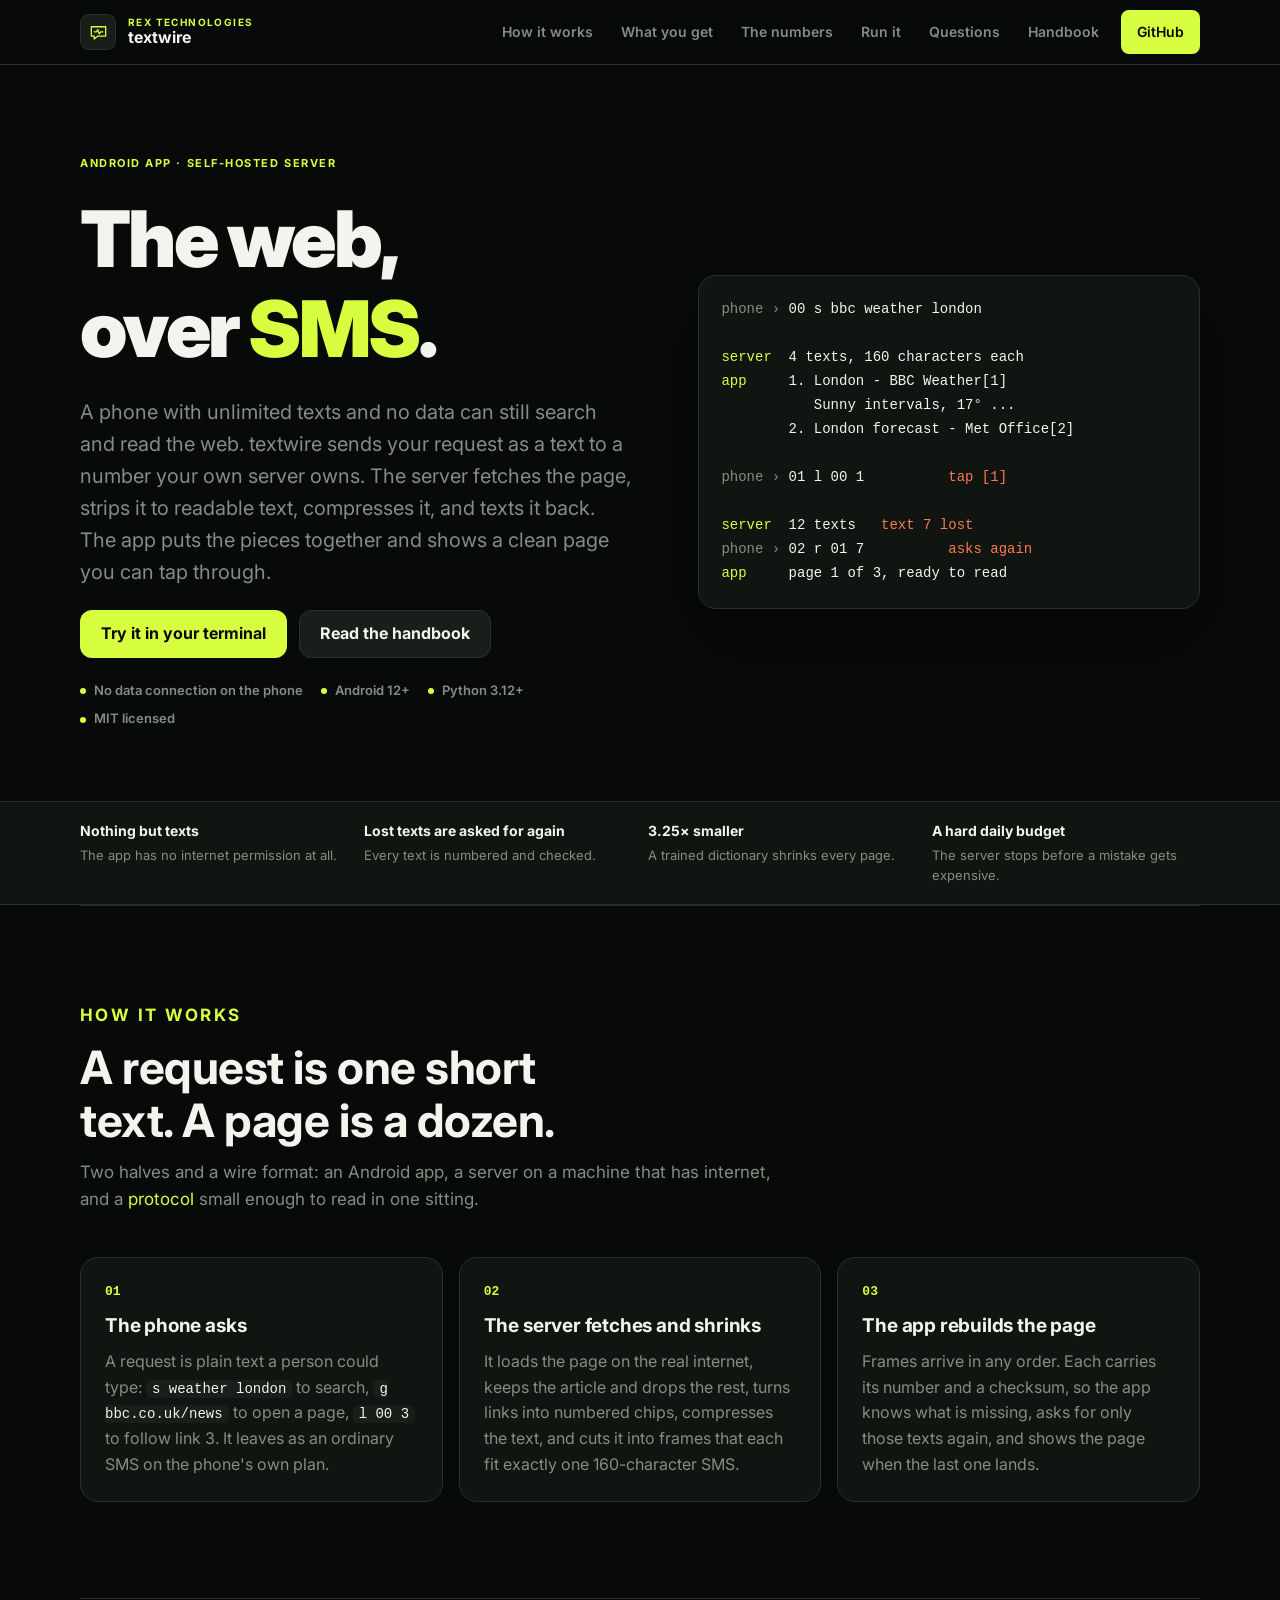
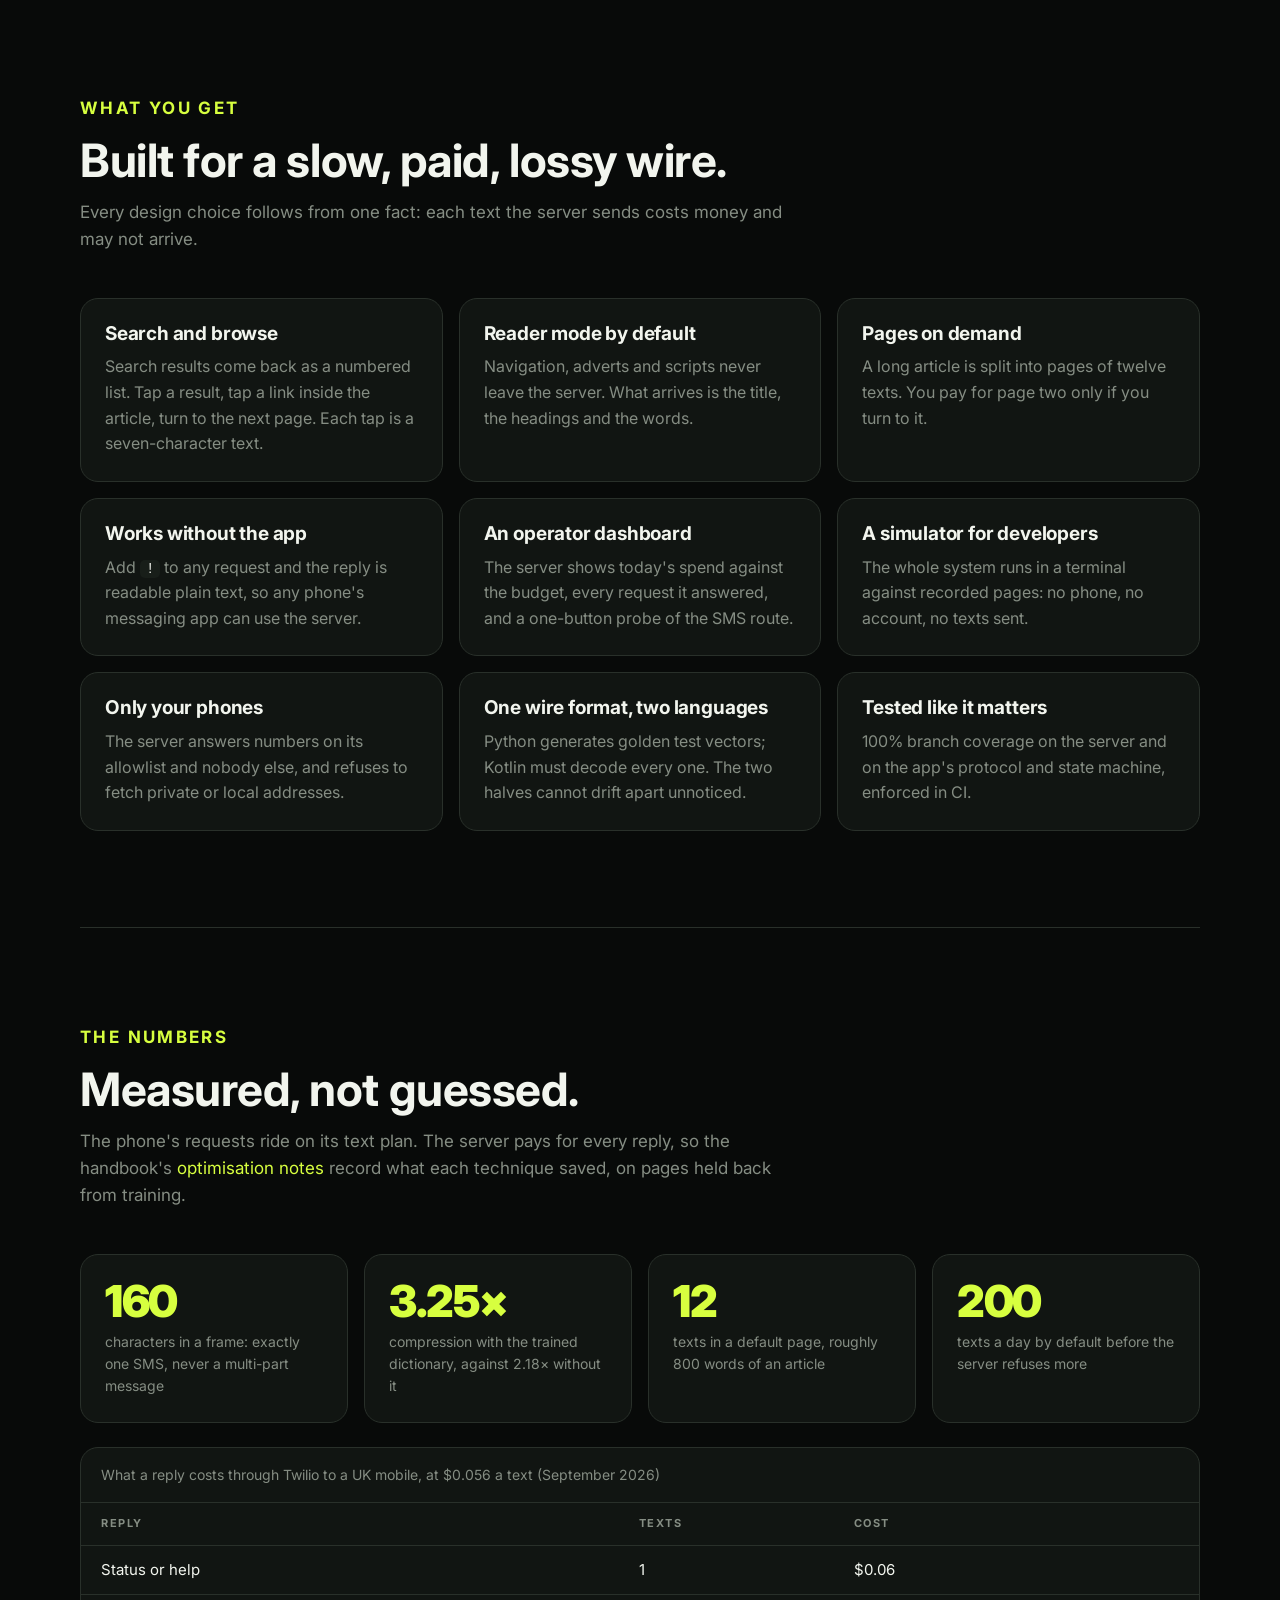
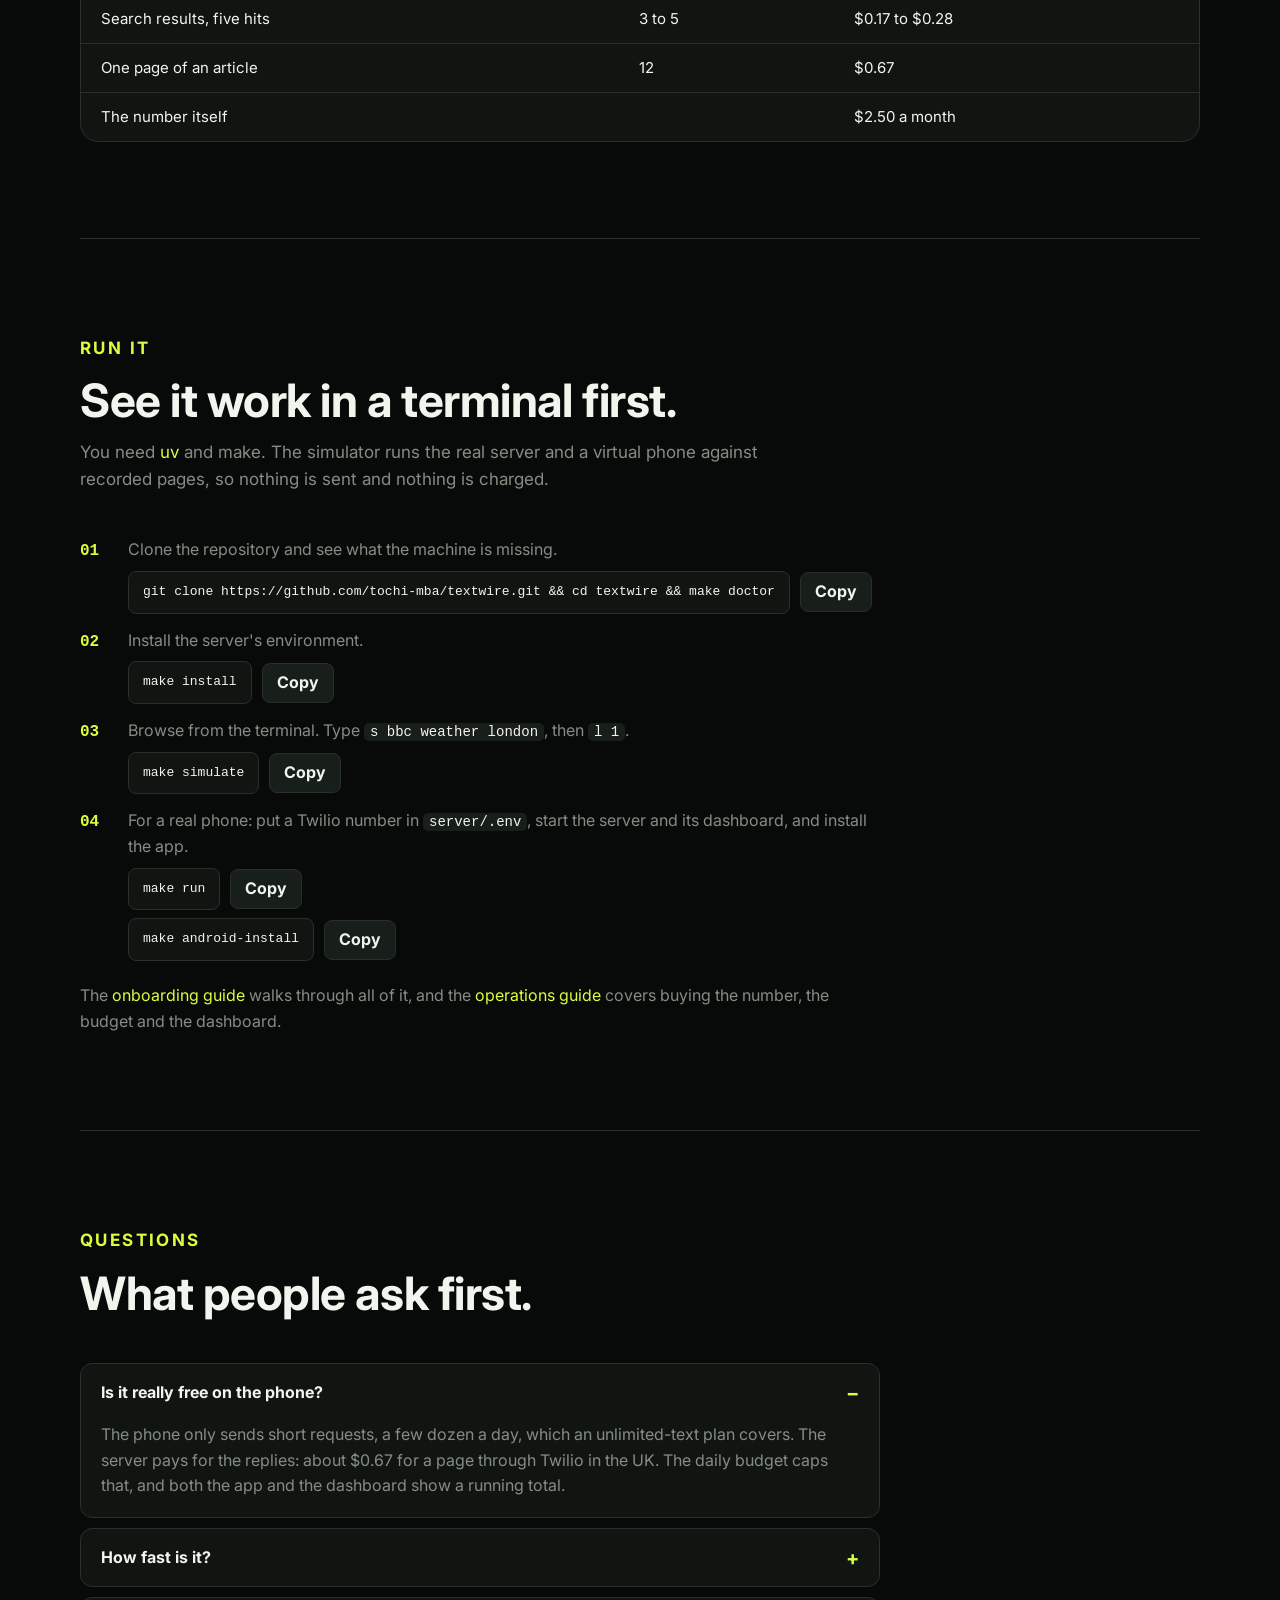
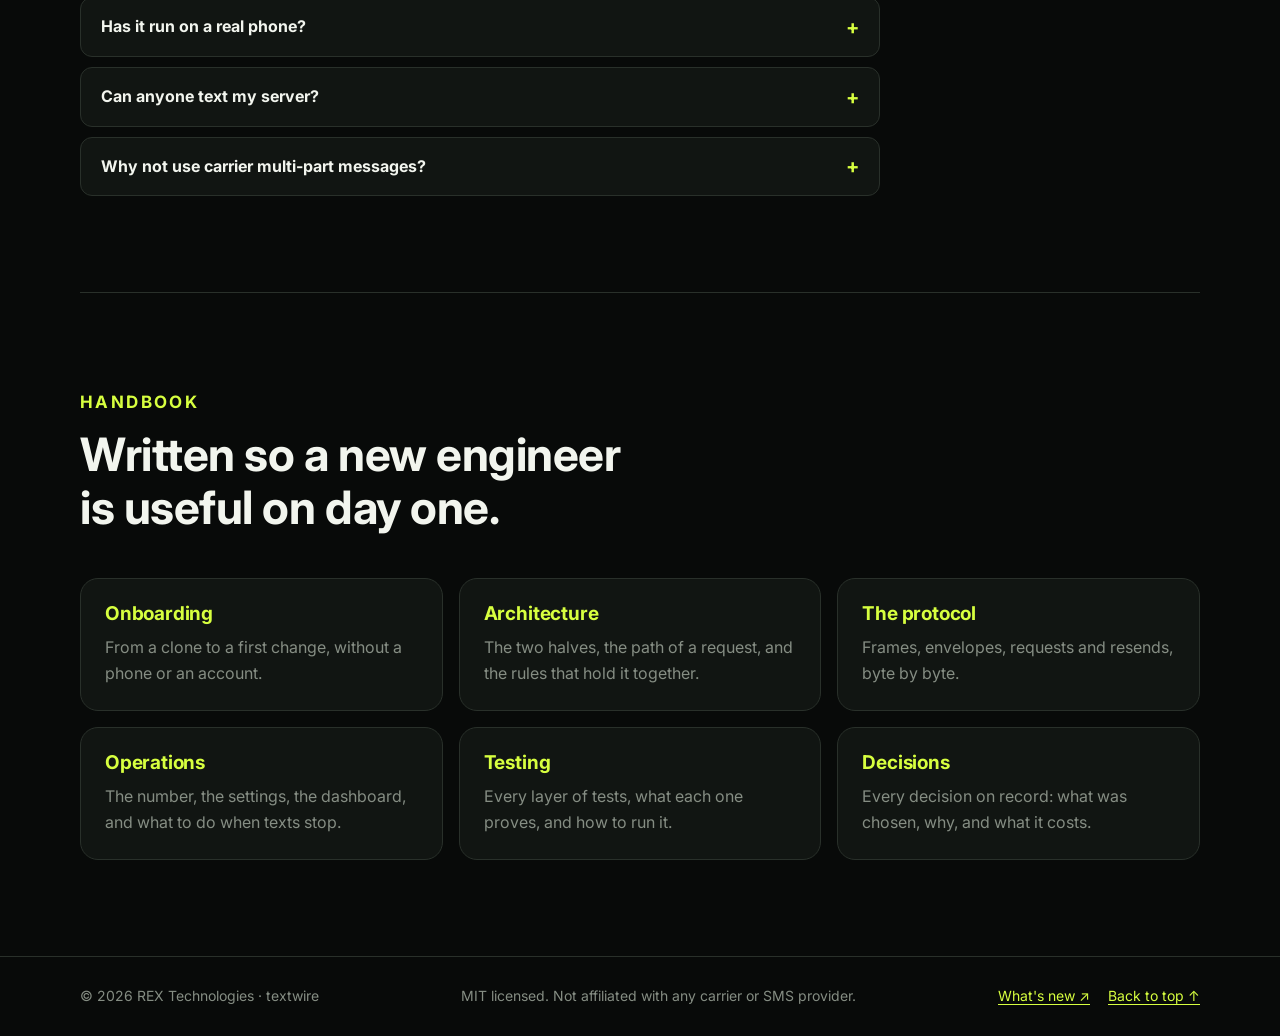
<file: site/index.html>
<!doctype html>
<html lang="en" class="no-js">
<head>
<meta charset="utf-8">
<meta name="viewport" content="width=device-width,initial-scale=1">
<meta name="description" content="textwire lets an Android phone with no data connection search and read the web over plain SMS. A server you run fetches the page, shrinks it, and texts it back. A REX Technologies product.">
<meta name="robots" content="index,follow">
<meta name="color-scheme" content="dark">
<meta name="theme-color" content="#080A09">
<meta property="og:title" content="textwire - the web over SMS - REX Technologies">
<meta property="og:description" content="Search and read the web from a phone with unlimited texts and no data. Requests leave as SMS; pages come back as SMS.">
<meta property="og:type" content="website">
<meta property="og:url" content="https://tochi-mba.github.io/textwire/">
<meta name="twitter:card" content="summary">
<link rel="canonical" href="https://tochi-mba.github.io/textwire/">
<link rel="icon" href="favicon.svg" type="image/svg+xml">
<link rel="preconnect" href="https://fonts.googleapis.com">
<link rel="preconnect" href="https://fonts.gstatic.com" crossorigin>
<link href="https://fonts.googleapis.com/css2?family=Inter:wght@400;600;700;900&display=swap" rel="stylesheet">
<link rel="stylesheet" href="styles.css">
<script>document.documentElement.classList.replace("no-js","js");</script>
<noscript><style>@media(max-width:760px){.site-nav{display:flex!important;position:static!important;flex-direction:column}.menu-button{display:none!important}}</style></noscript>
<title>textwire - the web over SMS - REX Technologies</title>
</head>
<body>
<a class="skip-link" href="#main">Skip to content</a>
<div class="ambient ambient-one" aria-hidden="true"></div>
<div class="ambient ambient-two" aria-hidden="true"></div>

<header class="site-header">
  <div class="container nav-wrap">
    <a class="brand" href="#top" aria-label="textwire, by REX Technologies">
      <span class="brand-mark" aria-hidden="true"><svg viewBox="0 0 32 32"><path d="M6 8h20v13H15l-5 4v-4H6z"/><path d="M10 15h3l2-3 2 6 2-3h3"/></svg></span>
      <span class="brand-lockup"><span class="brand-company">REX Technologies</span><span class="brand-name">textwire</span></span>
    </a>
    <button class="menu-button" type="button" aria-expanded="false" aria-controls="site-nav"><span class="sr-only">Toggle navigation</span><span></span><span></span></button>
    <nav id="site-nav" class="site-nav" aria-label="Primary navigation">
      <a href="#how">How it works</a>
      <a href="#features">What you get</a>
      <a href="#numbers">The numbers</a>
      <a href="#install">Run it</a>
      <a href="#faq">Questions</a>
      <a href="handbook/">Handbook</a>
      <a class="nav-github" href="https://github.com/tochi-mba/textwire">GitHub</a>
    </nav>
  </div>
</header>

<main id="main">
  <section class="hero container" id="top">
    <div class="hero-copy">
      <p class="eyebrow signal">Android app · self-hosted server</p>
      <h1>The web, over <span>SMS</span>.</h1>
      <p class="hero-lede">
        A phone with unlimited texts and no data can still search and read the web. textwire
        sends your request as a text to a number your own server owns. The server fetches the
        page, strips it to readable text, compresses it, and texts it back. The app puts the
        pieces together and shows a clean page you can tap through.
      </p>
      <div class="hero-actions">
        <a class="button button-primary" href="#install">Try it in your terminal</a>
        <a class="button button-secondary" href="handbook/">Read the handbook</a>
      </div>
      <div class="hero-meta">
        <span>No data connection on the phone</span>
        <span>Android 12+</span>
        <span>Python 3.12+</span>
        <span>MIT licensed</span>
      </div>
    </div>
    <pre class="console" aria-label="A search and a page, as the texts that carry them"><code><span class="you">phone ›</span> 00 s bbc weather london

<span class="k">server</span>  4 texts, 160 characters each
<span class="k">app</span>     1. London - BBC Weather[1]
           Sunny intervals, 17° ...
        2. London forecast - Met Office[2]

<span class="you">phone ›</span> 01 l 00 1          <span class="s">tap [1]</span>

<span class="k">server</span>  12 texts   <span class="s">text 7 lost</span>
<span class="you">phone ›</span> 02 r 01 7          <span class="s">asks again</span>
<span class="k">app</span>     page 1 of 3, ready to read</code></pre>
  </section>

  <section class="trust-strip">
    <div class="container trust-grid">
      <div><strong>Nothing but texts</strong><span>The app has no internet permission at all.</span></div>
      <div><strong>Lost texts are asked for again</strong><span>Every text is numbered and checked.</span></div>
      <div><strong>3.25× smaller</strong><span>A trained dictionary shrinks every page.</span></div>
      <div><strong>A hard daily budget</strong><span>The server stops before a mistake gets expensive.</span></div>
    </div>
  </section>

  <section class="section container" id="how">
    <div class="section-heading">
      <p class="eyebrow signal">How it works</p>
      <h2>A request is one short text. A page is a dozen.</h2>
      <p>Two halves and a wire format: an Android app, a server on a machine that has internet, and a <a href="handbook/protocol/PROTOCOL/">protocol</a> small enough to read in one sitting.</p>
    </div>
    <div class="steps">
      <div class="step">
        <span class="step-number">01</span>
        <h3>The phone asks</h3>
        <p>A request is plain text a person could type: <code>s weather london</code> to search, <code>g bbc.co.uk/news</code> to open a page, <code>l 00 3</code> to follow link 3. It leaves as an ordinary SMS on the phone's own plan.</p>
      </div>
      <div class="step">
        <span class="step-number">02</span>
        <h3>The server fetches and shrinks</h3>
        <p>It loads the page on the real internet, keeps the article and drops the rest, turns links into numbered chips, compresses the text, and cuts it into frames that each fit exactly one 160-character SMS.</p>
      </div>
      <div class="step">
        <span class="step-number">03</span>
        <h3>The app rebuilds the page</h3>
        <p>Frames arrive in any order. Each carries its number and a checksum, so the app knows what is missing, asks for only those texts again, and shows the page when the last one lands.</p>
      </div>
    </div>
  </section>

  <section class="section container" id="features">
    <div class="section-heading">
      <p class="eyebrow signal">What you get</p>
      <h2>Built for a slow, paid, lossy wire.</h2>
      <p>Every design choice follows from one fact: each text the server sends costs money and may not arrive.</p>
    </div>
    <div class="feature-grid">
      <div class="feature-card"><h3>Search and browse</h3><p>Search results come back as a numbered list. Tap a result, tap a link inside the article, turn to the next page. Each tap is a seven-character text.</p></div>
      <div class="feature-card"><h3>Reader mode by default</h3><p>Navigation, adverts and scripts never leave the server. What arrives is the title, the headings and the words.</p></div>
      <div class="feature-card"><h3>Pages on demand</h3><p>A long article is split into pages of twelve texts. You pay for page two only if you turn to it.</p></div>
      <div class="feature-card"><h3>Works without the app</h3><p>Add <code>!</code> to any request and the reply is readable plain text, so any phone's messaging app can use the server.</p></div>
      <div class="feature-card"><h3>An operator dashboard</h3><p>The server shows today's spend against the budget, every request it answered, and a one-button probe of the SMS route.</p></div>
      <div class="feature-card"><h3>A simulator for developers</h3><p>The whole system runs in a terminal against recorded pages: no phone, no account, no texts sent.</p></div>
      <div class="feature-card"><h3>Only your phones</h3><p>The server answers numbers on its allowlist and nobody else, and refuses to fetch private or local addresses.</p></div>
      <div class="feature-card"><h3>One wire format, two languages</h3><p>Python generates golden test vectors; Kotlin must decode every one. The two halves cannot drift apart unnoticed.</p></div>
      <div class="feature-card"><h3>Tested like it matters</h3><p>100% branch coverage on the server and on the app's protocol and state machine, enforced in CI.</p></div>
    </div>
  </section>

  <section class="section container" id="numbers">
    <div class="section-heading">
      <p class="eyebrow signal">The numbers</p>
      <h2>Measured, not guessed.</h2>
      <p>The phone's requests ride on its text plan. The server pays for every reply, so the handbook's <a href="handbook/docs/OPTIMISATION/">optimisation notes</a> record what each technique saved, on pages held back from training.</p>
    </div>
    <div class="stat-grid">
      <div class="stat"><span class="stat-value">160</span><span class="stat-label">characters in a frame: exactly one SMS, never a multi-part message</span></div>
      <div class="stat"><span class="stat-value">3.25×</span><span class="stat-label">compression with the trained dictionary, against 2.18× without it</span></div>
      <div class="stat"><span class="stat-value">12</span><span class="stat-label">texts in a default page, roughly 800 words of an article</span></div>
      <div class="stat"><span class="stat-value">200</span><span class="stat-label">texts a day by default before the server refuses more</span></div>
    </div>
    <div class="table-wrap">
      <table>
        <caption>What a reply costs through Twilio to a UK mobile, at $0.056 a text (September 2026)</caption>
        <thead><tr><th scope="col">Reply</th><th scope="col">Texts</th><th scope="col">Cost</th></tr></thead>
        <tbody>
          <tr><td>Status or help</td><td>1</td><td>$0.06</td></tr>
          <tr><td>Search results, five hits</td><td>3 to 5</td><td>$0.17 to $0.28</td></tr>
          <tr><td>One page of an article</td><td>12</td><td>$0.67</td></tr>
          <tr><td>The number itself</td><td></td><td>$2.50 a month</td></tr>
        </tbody>
      </table>
    </div>
  </section>

  <section class="section container" id="install">
    <div class="section-heading">
      <p class="eyebrow signal">Run it</p>
      <h2>See it work in a terminal first.</h2>
      <p>You need <a href="https://docs.astral.sh/uv/">uv</a> and make. The simulator runs the real server and a virtual phone against recorded pages, so nothing is sent and nothing is charged.</p>
    </div>
    <ol class="install-steps">
      <li>Clone the repository and see what the machine is missing.
        <div class="command-row"><code>git clone https://github.com/tochi-mba/textwire.git &amp;&amp; cd textwire &amp;&amp; make doctor</code><button class="copy-button" type="button" data-copy="git clone https://github.com/tochi-mba/textwire.git && cd textwire && make doctor">Copy</button></div>
      </li>
      <li>Install the server's environment.
        <div class="command-row"><code>make install</code><button class="copy-button" type="button" data-copy="make install">Copy</button></div>
      </li>
      <li>Browse from the terminal. Type <code>s bbc weather london</code>, then <code>l 1</code>.
        <div class="command-row"><code>make simulate</code><button class="copy-button" type="button" data-copy="make simulate">Copy</button></div>
      </li>
      <li>For a real phone: put a Twilio number in <code>server/.env</code>, start the server and its dashboard, and install the app.
        <div class="command-row"><code>make run</code><button class="copy-button" type="button" data-copy="make run">Copy</button></div>
        <div class="command-row"><code>make android-install</code><button class="copy-button" type="button" data-copy="make android-install">Copy</button></div>
      </li>
    </ol>
    <p class="install-note">The <a href="handbook/docs/ONBOARDING/">onboarding guide</a> walks through all of it, and the <a href="handbook/docs/OPERATIONS/">operations guide</a> covers buying the number, the budget and the dashboard.</p>
    <p id="copy-status" class="sr-only" aria-live="polite"></p>
  </section>

  <section class="section container" id="faq">
    <div class="section-heading">
      <p class="eyebrow signal">Questions</p>
      <h2>What people ask first.</h2>
    </div>
    <div class="faq">
      <details open>
        <summary>Is it really free on the phone?</summary>
        <p>The phone only sends short requests, a few dozen a day, which an unlimited-text plan covers. The server pays for the replies: about $0.67 for a page through Twilio in the UK. The daily budget caps that, and both the app and the dashboard show a running total.</p>
      </details>
      <details>
        <summary>How fast is it?</summary>
        <p>Twilio releases about ten texts a second, so a page leaves the server in a second or two. How long the mobile network then takes to deliver them has not been measured on a handset yet. Either way it is for reading an article or looking something up, not for video or web apps.</p>
      </details>
      <details>
        <summary>Has it run on a real phone?</summary>
        <p>The server, the protocol and the app are tested end to end in process, including lost and reordered texts. Results on a real handset are recorded only in the <a href="handbook/docs/ACCEPTANCE/">acceptance checklist</a>, one dated line at a time; a line with no date has not been observed yet.</p>
      </details>
      <details>
        <summary>Can anyone text my server?</summary>
        <p>No. It answers only the numbers on its allowlist, and the daily budget is the ceiling on what a mistake or a spoofed sender could cost. SMS is not encrypted, so treat what you browse as visible to the carrier. The <a href="handbook/SECURITY/">security notes</a> say exactly what is and is not protected.</p>
      </details>
      <details>
        <summary>Why not use carrier multi-part messages?</summary>
        <p>A single SMS carries 160 characters; a part of a long message carries 153, and Android drops the whole message if one part is lost. textwire numbers its own frames, so one lost text costs one resend. The <a href="handbook/docs/adr/0002-a-frame-is-one-single-segment-sms/">decision record</a> has the detail.</p>
      </details>
    </div>
  </section>

  <section class="section container" id="docs">
    <div class="section-heading">
      <p class="eyebrow signal">Handbook</p>
      <h2>Written so a new engineer is useful on day one.</h2>
    </div>
    <div class="feature-grid">
      <a class="feature-card link" href="handbook/docs/ONBOARDING/"><h3>Onboarding</h3><p>From a clone to a first change, without a phone or an account.</p></a>
      <a class="feature-card link" href="handbook/docs/ARCHITECTURE/"><h3>Architecture</h3><p>The two halves, the path of a request, and the rules that hold it together.</p></a>
      <a class="feature-card link" href="handbook/protocol/PROTOCOL/"><h3>The protocol</h3><p>Frames, envelopes, requests and resends, byte by byte.</p></a>
      <a class="feature-card link" href="handbook/docs/OPERATIONS/"><h3>Operations</h3><p>The number, the settings, the dashboard, and what to do when texts stop.</p></a>
      <a class="feature-card link" href="handbook/docs/TESTING/"><h3>Testing</h3><p>Every layer of tests, what each one proves, and how to run it.</p></a>
      <a class="feature-card link" href="handbook/docs/adr/"><h3>Decisions</h3><p>Every decision on record: what was chosen, why, and what it costs.</p></a>
    </div>
  </section>
</main>

<footer class="site-footer">
  <div class="container footer-wrap">
    <span>© <span id="year">2026</span> REX Technologies · textwire</span>
    <span>MIT licensed. Not affiliated with any carrier or SMS provider.</span>
    <span class="footer-links">
      <a href="handbook/CHANGELOG/">What's new <span aria-hidden="true">↗</span></a>
      <a href="#top">Back to top <span aria-hidden="true">↑</span></a>
    </span>
  </div>
</footer>
<script src="app.js" defer></script>
</body>
</html>
</file>
<file: site/styles.css>
/* textwire - REX Technologies. The ink/signal palette shared across REX products; dark by design. */

:root{
  --ink:#080A09;
  --panel:#111512;
  --raised:#181E19;
  --line:#29302A;
  --text:#F2F5EE;
  --muted:#858D83;
  --signal:#D7FF3F;
  --live:#FF774D;
  --signal-wash:rgba(215,255,63,.10);
  --radius-s:8px;
  --radius-m:12px;
  --radius-l:18px;
  --gutter:clamp(16px,4vw,32px);
  --page:1120px;
  --section:clamp(56px,8vw,96px);
  --font:Inter,"Segoe UI",system-ui,-apple-system,"Helvetica Neue",Arial,sans-serif;
  --mono:"Cascadia Mono","SF Mono",Consolas,ui-monospace,Menlo,monospace;
  color-scheme:dark;
}

*,*::before,*::after{box-sizing:border-box}
html{background:var(--ink);scroll-behavior:smooth;-webkit-text-size-adjust:100%;overflow-x:hidden}
body{margin:0;background:var(--ink);color:var(--text);font-family:var(--font);font-size:16px;line-height:1.6;-webkit-font-smoothing:antialiased;overflow-x:hidden}
a{color:var(--signal);text-decoration:none}
a:hover{text-decoration:underline}
button{font:inherit}
svg{display:block}
code,kbd,pre{font-family:var(--mono)}
:focus-visible{outline:2px solid var(--signal);outline-offset:3px;border-radius:4px}

.container{width:min(var(--page),100% - 2 * var(--gutter));margin-inline:auto}
.section{padding:var(--section) 0;border-top:1px solid var(--line)}
.sr-only{position:absolute;width:1px;height:1px;padding:0;margin:-1px;overflow:hidden;clip:rect(0,0,0,0);white-space:nowrap;border:0}
.skip-link{position:absolute;left:12px;top:-60px;background:var(--signal);color:var(--ink);padding:10px 14px;border-radius:var(--radius-s);font-weight:700;z-index:100}
.skip-link:focus{top:12px}

h1,h2,h3{margin:0;line-height:1.15;font-weight:700;letter-spacing:-.01em}
h1,h2{text-wrap:balance}
h1{font-size:clamp(40px,6.4vw,78px);letter-spacing:-.035em;font-weight:900}
h1 span{color:var(--signal)}
h2{font-size:clamp(28px,4.2vw,46px)}
h3{font-size:19px}
p{margin:0}
strong{font-weight:700;color:var(--text)}
code{color:var(--text);background:var(--raised);padding:1px 6px;border-radius:5px;font-size:14px}
pre code{padding:0;background:none}

.eyebrow{font-size:11px;font-weight:700;letter-spacing:.14em;text-transform:uppercase;color:var(--muted);display:flex;align-items:center;gap:9px}
.eyebrow.signal{color:var(--signal)}

.ambient{position:fixed;border-radius:50%;filter:blur(90px);pointer-events:none;opacity:.14;z-index:-2}
.ambient-one{width:520px;height:520px;background:var(--signal);top:90px;right:-230px}
.ambient-two{width:420px;height:420px;background:var(--live);top:620px;left:-250px}

/* Header */
.site-header{position:sticky;top:0;z-index:50;background:rgba(8,10,9,.86);backdrop-filter:blur(12px);-webkit-backdrop-filter:blur(12px);border-bottom:1px solid var(--line)}
.nav-wrap{min-height:64px;display:flex;align-items:center;gap:12px}
.brand{display:flex;align-items:center;gap:12px;color:var(--text);min-height:44px}
.brand:hover{text-decoration:none}
.brand-mark{width:36px;height:36px;border-radius:9px;display:grid;place-items:center;background:var(--raised);border:1px solid var(--line)}
.brand-mark svg{width:23px;fill:none;stroke:var(--signal);stroke-width:1.8;stroke-linecap:round;stroke-linejoin:round}
.brand-lockup{display:flex;flex-direction:column;gap:1px;line-height:1.08}
.brand-company{font-size:10px;font-weight:700;letter-spacing:.14em;text-transform:uppercase;color:var(--signal)}
.brand-name{font-size:16px;font-weight:700;color:var(--text)}
.site-nav{margin-left:auto;display:flex;align-items:center;gap:4px}
.site-nav a{color:var(--muted);font-size:14px;font-weight:600;white-space:nowrap;padding:10px 12px;border-radius:var(--radius-s);min-height:44px;display:inline-flex;align-items:center}
.site-nav a:hover{color:var(--text);text-decoration:none;background:var(--raised)}
.nav-github{color:var(--ink)!important;background:var(--signal)!important;margin-left:6px;padding-inline:16px!important}
.nav-github:hover{opacity:.9}
.menu-button{margin-left:auto;display:none;min-width:44px;min-height:44px;padding:0 12px;border:1px solid var(--line);border-radius:var(--radius-s);background:transparent;color:var(--text);cursor:pointer}
.menu-button span:not(.sr-only){display:block;width:16px;height:2px;background:currentColor;margin:5px auto}

/* Hero */
.hero{display:grid;grid-template-columns:1.05fr .95fr;gap:clamp(28px,5vw,64px);align-items:center;padding:clamp(48px,7vw,96px) 0 clamp(40px,6vw,72px)}
.hero-copy{display:flex;flex-direction:column;gap:22px}
.hero-lede{font-size:clamp(17px,1.6vw,20px);color:var(--muted);max-width:56ch}
.hero-actions{display:flex;flex-wrap:wrap;gap:12px}
.hero-meta{display:flex;flex-wrap:wrap;gap:8px 18px;color:var(--muted);font-size:13px;font-weight:600}
.hero-meta span::before{content:"";display:inline-block;width:6px;height:6px;border-radius:50%;background:var(--signal);margin-right:8px;vertical-align:middle}
.button{display:inline-flex;align-items:center;gap:8px;min-height:48px;padding:0 20px;border-radius:var(--radius-m);font-weight:700;border:1px solid transparent}
.button:hover{text-decoration:none}
.button-primary{background:var(--signal);color:var(--ink)}
.button-primary:hover{filter:brightness(1.05)}
.button-secondary{background:var(--raised);color:var(--text);border-color:var(--line)}
.button-secondary:hover{border-color:var(--muted)}

/* A window showing a conversation or a plan */
.console{margin:0;padding:22px;border-radius:var(--radius-l);background:var(--panel);border:1px solid var(--line);overflow:auto;font-size:13.5px;line-height:1.7;color:var(--text);box-shadow:0 30px 80px rgba(0,0,0,.5)}
.console .you{color:var(--muted)}
.console .k{color:var(--signal)}
.console .s{color:var(--live)}

/* Trust strip */
.trust-strip{border-top:1px solid var(--line);border-bottom:1px solid var(--line);background:var(--panel)}
.trust-grid{display:grid;grid-template-columns:repeat(4,1fr);gap:16px;padding:18px 0}
.trust-grid div{display:flex;flex-direction:column;gap:2px}
.trust-grid strong{font-size:14px}
.trust-grid span{font-size:13px;color:var(--muted)}

/* Sections */
.section-heading{display:flex;flex-direction:column;gap:12px;max-width:72ch;margin-bottom:clamp(28px,4vw,44px)}
.section-heading p{color:var(--muted);font-size:17px}
.steps{display:grid;grid-template-columns:repeat(3,1fr);gap:16px}
.step{background:var(--panel);border:1px solid var(--line);border-radius:var(--radius-l);padding:24px;display:flex;flex-direction:column;gap:12px}
.step p{color:var(--muted)}
.step-number{font-family:var(--mono);color:var(--signal);font-weight:700;font-size:13px}
.feature-grid{display:grid;grid-template-columns:repeat(3,1fr);gap:16px}
.feature-card{background:var(--panel);border:1px solid var(--line);border-radius:var(--radius-l);padding:24px;display:flex;flex-direction:column;gap:10px}
.feature-card p{color:var(--muted)}
.feature-card.link:hover{border-color:var(--muted);text-decoration:none}
.feature-card .meta{font-family:var(--mono);font-size:12px;color:var(--signal)}

/* Numbers */
.stat-grid{display:grid;grid-template-columns:repeat(4,1fr);gap:16px;margin-bottom:24px}
.stat{background:var(--panel);border:1px solid var(--line);border-radius:var(--radius-l);padding:24px;display:flex;flex-direction:column;gap:8px}
.stat-value{font-size:clamp(30px,4vw,44px);font-weight:900;letter-spacing:-.03em;line-height:1;color:var(--signal)}
.stat-label{color:var(--muted);font-size:14px}
.table-wrap{overflow-x:auto;border:1px solid var(--line);border-radius:var(--radius-l);background:var(--panel)}
table{width:100%;border-collapse:collapse;font-size:15px}
caption{caption-side:top;text-align:left;padding:16px 20px;color:var(--muted);font-size:14px;border-bottom:1px solid var(--line)}
th,td{text-align:left;padding:12px 20px;border-bottom:1px solid var(--line);white-space:nowrap}
tbody tr:last-child td{border-bottom:0}
th{font-size:11px;font-weight:700;letter-spacing:.14em;text-transform:uppercase;color:var(--muted)}
td:first-child{white-space:normal}

/* Install */
.install-steps{margin:0;padding-left:0;list-style:none;counter-reset:step;display:grid;gap:14px;max-width:80ch}
.install-steps li{counter-increment:step;position:relative;padding-left:48px;color:var(--muted)}
.install-steps li::before{content:counter(step,decimal-leading-zero);position:absolute;left:0;top:2px;font-family:var(--mono);font-weight:700;color:var(--signal)}
.install-steps a{text-decoration:underline;text-underline-offset:3px}
.command-row{display:flex;flex-wrap:wrap;align-items:center;gap:10px;margin-top:8px}
.command-row code{padding:10px 14px;border-radius:var(--radius-s);border:1px solid var(--line);background:var(--panel);font-size:13px;overflow:auto;max-width:100%}
.copy-button{min-height:40px;padding:0 14px;border-radius:var(--radius-s);border:1px solid var(--line);background:var(--raised);color:var(--text);font-weight:700;cursor:pointer}
.copy-button:hover{border-color:var(--muted)}
.install-note{margin-top:22px;color:var(--muted);max-width:80ch}

/* FAQ */
.faq{display:grid;gap:10px;max-width:80ch}
.faq details{background:var(--panel);border:1px solid var(--line);border-radius:var(--radius-m);padding:0 20px}
.faq summary{cursor:pointer;padding:16px 0;font-weight:700;list-style:none;display:flex;justify-content:space-between;gap:16px;align-items:center}
.faq summary::-webkit-details-marker{display:none}
.faq summary::after{content:"+";color:var(--signal);font-weight:700;font-size:20px;line-height:1}
.faq details[open] summary::after{content:"−"}
.faq p{padding:0 0 18px;color:var(--muted)}

/* Footer */
.site-footer{border-top:1px solid var(--line);padding:28px 0;color:var(--muted);font-size:14px}
.footer-wrap{display:flex;flex-wrap:wrap;justify-content:space-between;gap:10px}
.site-footer a{text-decoration:underline;text-underline-offset:3px}
.footer-links{display:flex;flex-wrap:wrap;gap:18px}

/* 404 */
.not-found{padding:clamp(72px,14vh,140px) 0;max-width:720px}
.not-found h1{margin:14px 0 0;font-size:clamp(34px,5.6vw,60px)}
.not-found .hero-lede{margin-top:16px}
.not-found .hero-actions{margin-top:28px}

@media(prefers-reduced-motion:reduce){html{scroll-behavior:auto}*,*::before,*::after{transition:none!important;animation:none!important}}

/* Responsive */
@media(max-width:1000px){
  .hero{grid-template-columns:1fr}
  .steps,.feature-grid,.stat-grid{grid-template-columns:repeat(2,1fr)}
  .trust-grid{grid-template-columns:repeat(2,1fr)}
}
@media(max-width:760px){
  .menu-button{display:block}
  .site-nav{display:none;position:absolute;left:0;right:0;top:100%;flex-direction:column;align-items:stretch;padding:10px var(--gutter) 16px;background:var(--ink);border-bottom:1px solid var(--line)}
  .site-nav.open{display:flex}
  .site-nav a{min-height:46px}
  .nav-github{margin-left:0;justify-content:center}
  .brand-name{font-size:14px}
  .steps,.feature-grid{grid-template-columns:1fr}
}
@media(max-width:420px){
  .trust-grid,.stat-grid{grid-template-columns:1fr}
}
</file>
